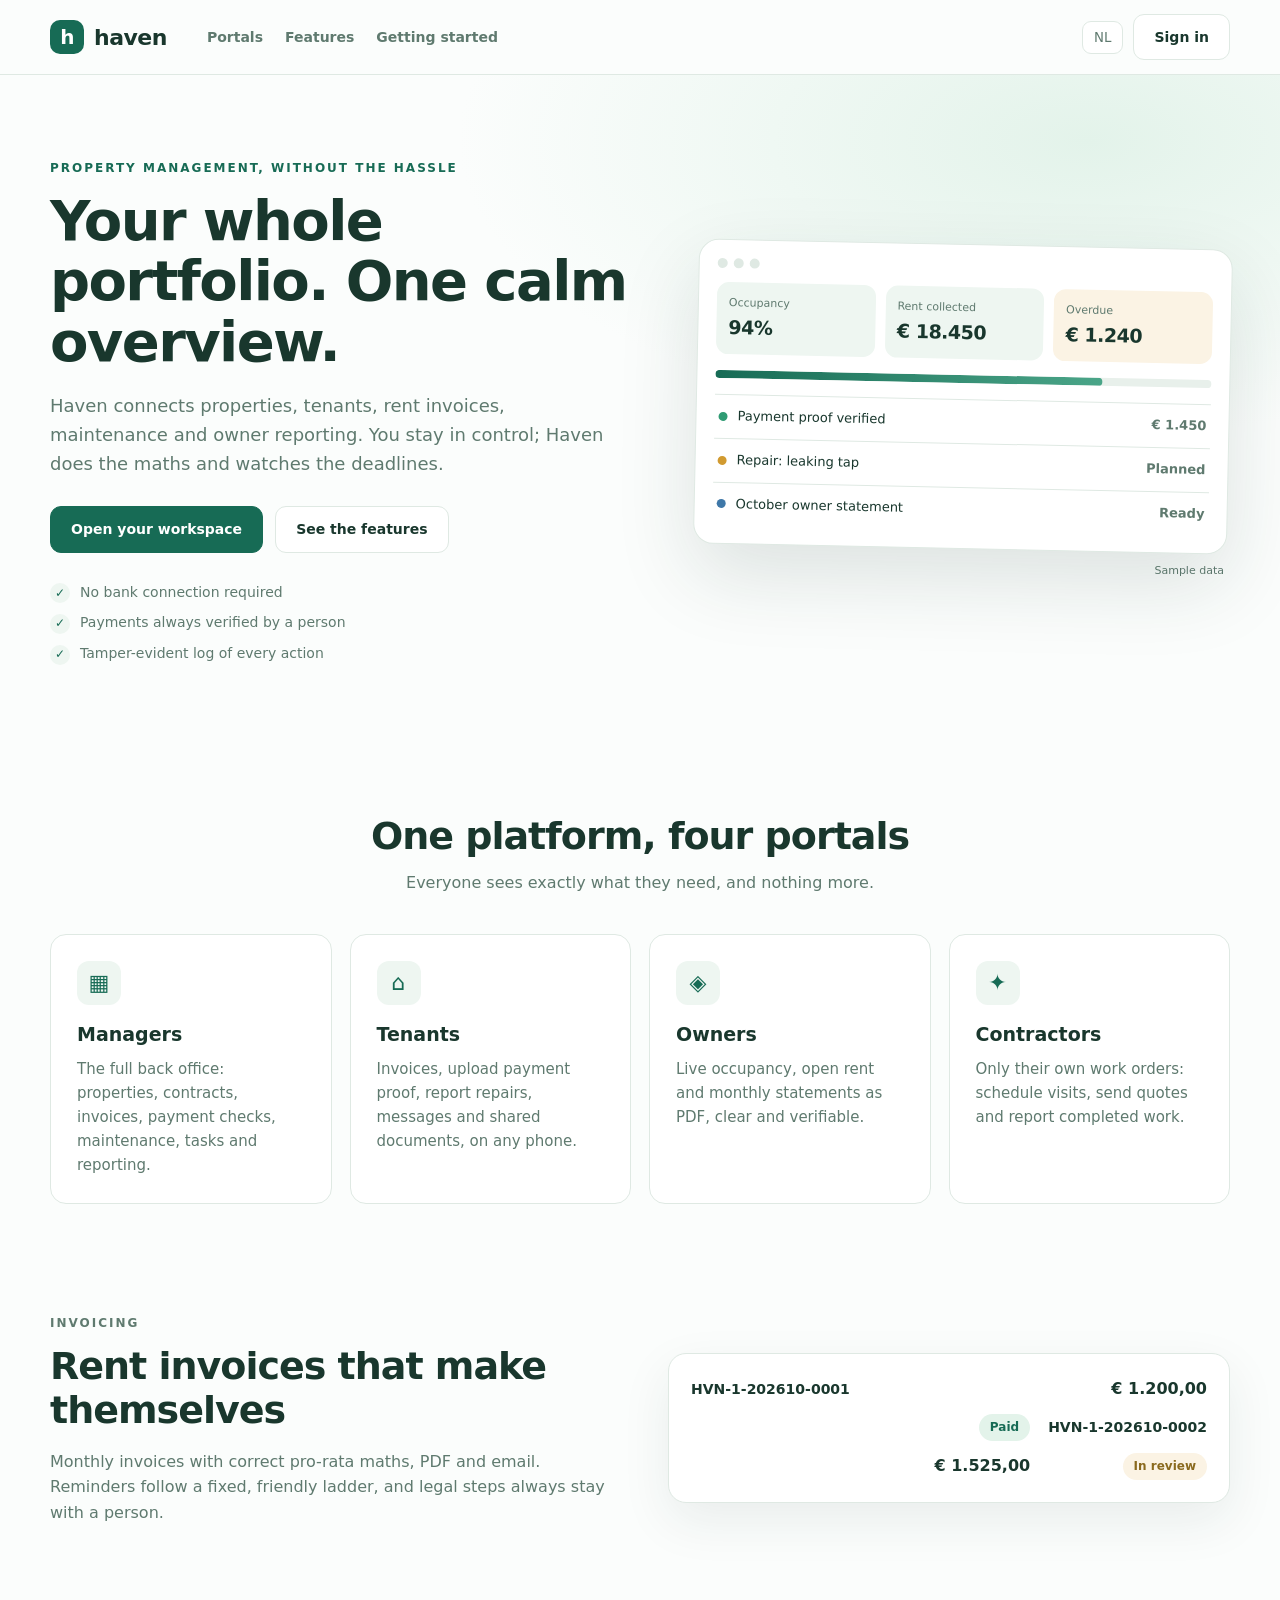
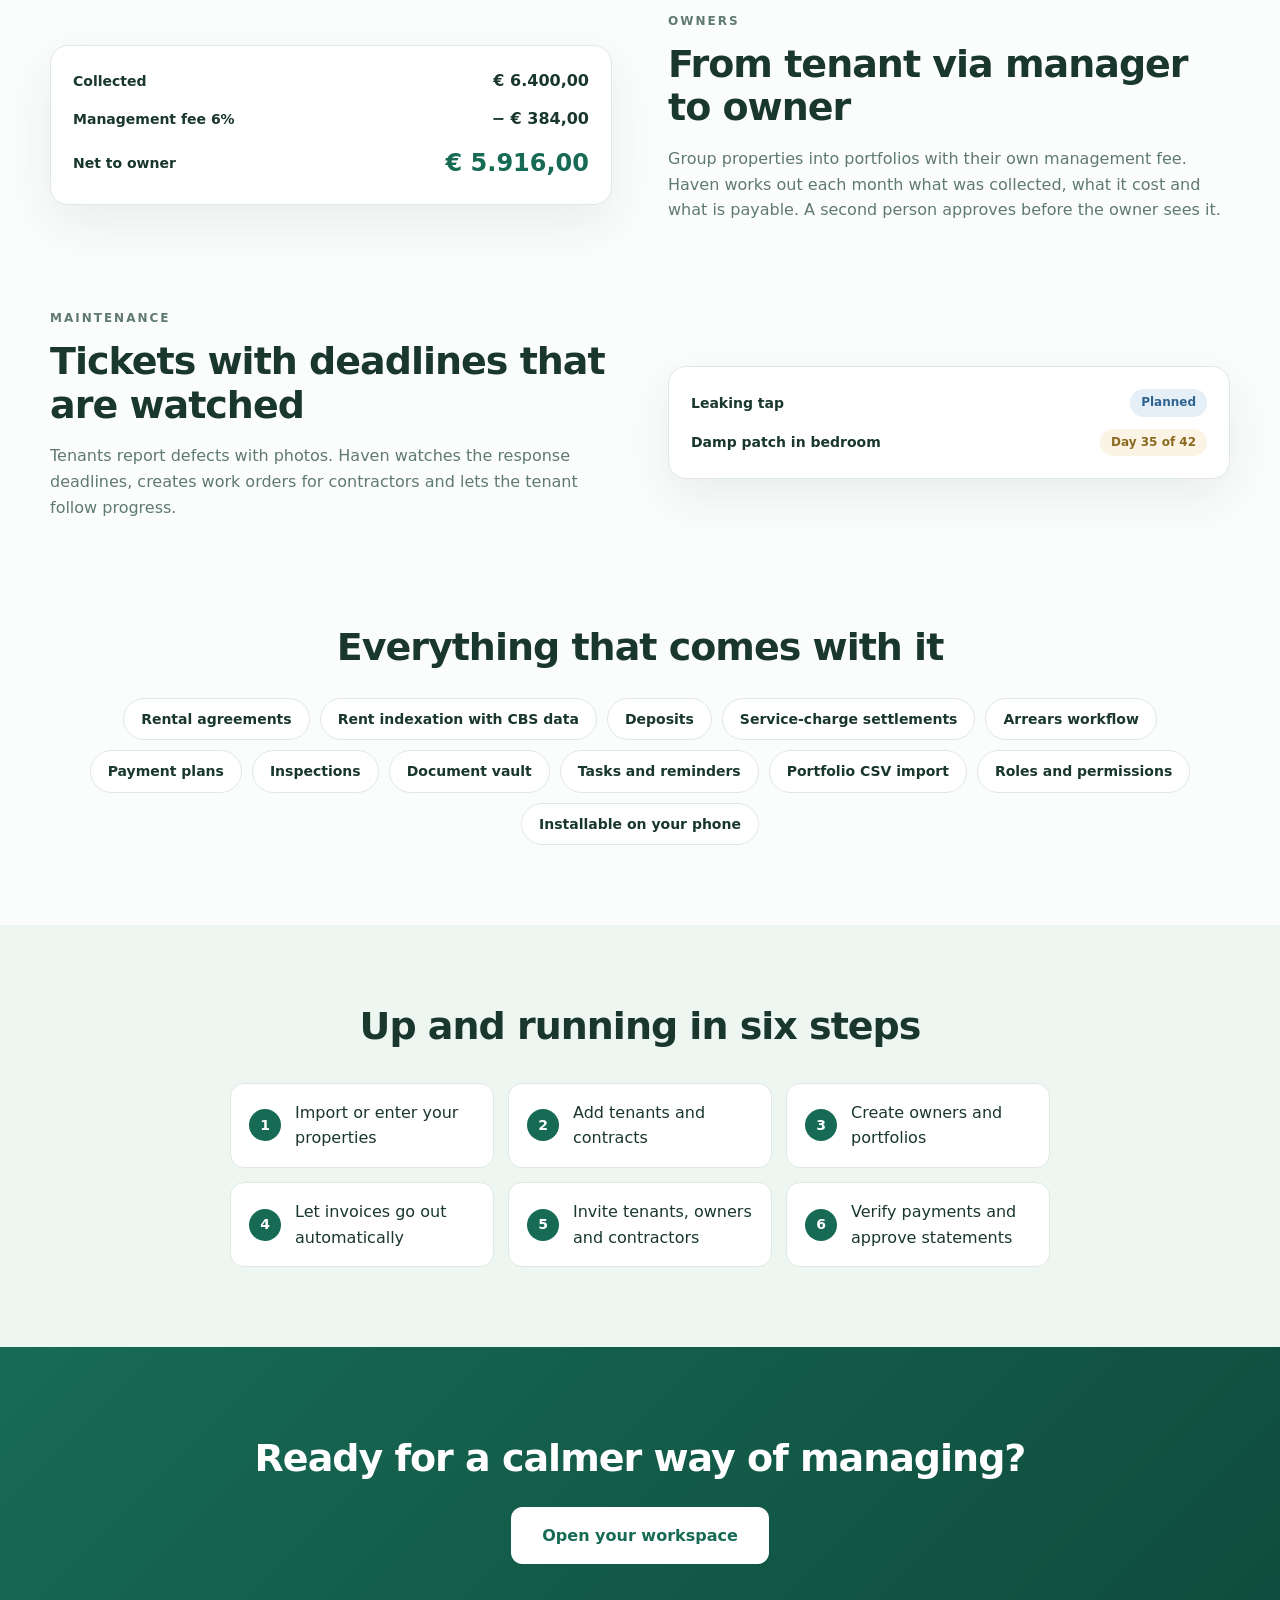
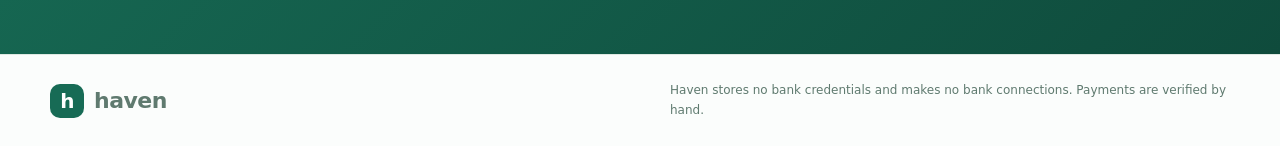
<file: static/landing.html>
<!doctype html>
<html lang="nl">
<head>
  <meta charset="utf-8">
  <meta name="viewport" content="width=device-width, initial-scale=1">
  <meta name="theme-color" content="#176b55">
  <meta name="description" content="Haven: vastgoedbeheer voor verhuurders en beheerders. Panden, huurders, facturen, onderhoud en eigenaarsrapportages in één systeem.">
  <title>Haven · Vastgoedbeheer</title>
  <link rel="icon" href="/static/favicon.svg" type="image/svg+xml">
  <link rel="apple-touch-icon" href="/static/icon-192.png">
  <link rel="manifest" href="/static/manifest.webmanifest">
  <link rel="stylesheet" href="/static/landing.css">
  <script src="/static/landing.js" defer></script>
  <script src="/static/pwa.js" defer></script>
</head>
<body>
<header class="nav">
  <a class="logo" href="/welcome"><span class="mark">h</span>haven</a>
  <nav aria-label="Primary">
    <a href="#portals" data-nl="Portalen" data-en="Portals">Portalen</a>
    <a href="#features" data-nl="Functies" data-en="Features">Functies</a>
    <a href="#steps" data-nl="Aan de slag" data-en="Getting started">Aan de slag</a>
  </nav>
  <div class="nav-actions">
    <button class="lang" type="button" id="lang" aria-label="Switch language">EN</button>
    <a class="btn ghost" href="/" data-nl="Inloggen" data-en="Sign in">Inloggen</a>
  </div>
</header>

<main>
  <section class="hero">
    <div class="hero-copy">
      <p class="eyebrow" data-nl="Vastgoedbeheer, zonder gedoe" data-en="Property management, without the hassle">Vastgoedbeheer, zonder gedoe</p>
      <h1 data-nl="Je hele portefeuille. Eén rustig overzicht." data-en="Your whole portfolio. One calm overview.">Je hele portefeuille. Eén rustig overzicht.</h1>
      <p class="lead" data-nl="Haven verbindt panden, huurders, huurfacturen, onderhoud en eigenaarsrapportages. Jij houdt de controle; Haven doet het rekenwerk en bewaakt de deadlines." data-en="Haven connects properties, tenants, rent invoices, maintenance and owner reporting. You stay in control; Haven does the maths and watches the deadlines.">Haven verbindt panden, huurders, huurfacturen, onderhoud en eigenaarsrapportages. Jij houdt de controle; Haven doet het rekenwerk en bewaakt de deadlines.</p>
      <div class="cta">
        <a class="btn primary" href="/" data-nl="Open je werkruimte" data-en="Open your workspace">Open je werkruimte</a>
        <a class="btn ghost" href="#features" data-nl="Bekijk de functies" data-en="See the features">Bekijk de functies</a>
      </div>
      <ul class="trust">
        <li data-nl="Geen koppeling met je bank nodig" data-en="No bank connection required">Geen koppeling met je bank nodig</li>
        <li data-nl="Betalingen altijd door een mens gecontroleerd" data-en="Payments always verified by a person">Betalingen altijd door een mens gecontroleerd</li>
        <li data-nl="Onwijzigbaar logboek van elke actie" data-en="Tamper-evident log of every action">Onwijzigbaar logboek van elke actie</li>
      </ul>
    </div>
    <div class="hero-card" aria-hidden="true">
      <div class="mock">
        <div class="mock-top"><span></span><span></span><span></span></div>
        <div class="mock-grid">
          <div class="mock-stat"><small data-nl="Bezetting" data-en="Occupancy">Bezetting</small><strong>94%</strong></div>
          <div class="mock-stat"><small data-nl="Huur geïnd" data-en="Rent collected">Huur geïnd</small><strong>€ 18.450</strong></div>
          <div class="mock-stat warn"><small data-nl="Openstaand" data-en="Overdue">Openstaand</small><strong>€ 1.240</strong></div>
        </div>
        <div class="mock-bar"><span></span></div>
        <div class="mock-row"><i class="dot g"></i><span data-nl="Betaalbewijs gecontroleerd" data-en="Payment proof verified">Betaalbewijs gecontroleerd</span><em>€ 1.450</em></div>
        <div class="mock-row"><i class="dot a"></i><span data-nl="Reparatie: lekkende kraan" data-en="Repair: leaking tap">Reparatie: lekkende kraan</span><em data-nl="Gepland" data-en="Planned">Gepland</em></div>
        <div class="mock-row"><i class="dot b"></i><span data-nl="Eigenaarsrapport oktober" data-en="October owner statement">Eigenaarsrapport oktober</span><em data-nl="Klaar" data-en="Ready">Klaar</em></div>
      </div>
      <p class="mock-note" data-nl="Voorbeeldgegevens" data-en="Sample data">Voorbeeldgegevens</p>
    </div>
  </section>

  <section id="portals" class="band">
    <h2 data-nl="Eén platform, vier portalen" data-en="One platform, four portals">Eén platform, vier portalen</h2>
    <p class="sub" data-nl="Iedereen ziet precies wat hij nodig heeft, en niets meer." data-en="Everyone sees exactly what they need, and nothing more.">Iedereen ziet precies wat hij nodig heeft, en niets meer.</p>
    <div class="cards">
      <article class="card"><span class="ico">▦</span><h3 data-nl="Beheerders" data-en="Managers">Beheerders</h3><p data-nl="De volledige back-office: panden, contracten, facturen, betalingscontrole, onderhoud, taken en rapportages." data-en="The full back office: properties, contracts, invoices, payment checks, maintenance, tasks and reporting.">De volledige back-office: panden, contracten, facturen, betalingscontrole, onderhoud, taken en rapportages.</p></article>
      <article class="card"><span class="ico">⌂</span><h3 data-nl="Huurders" data-en="Tenants">Huurders</h3><p data-nl="Facturen, betaalbewijs uploaden, reparaties melden, berichten en gedeelde documenten, ook op de telefoon." data-en="Invoices, upload payment proof, report repairs, messages and shared documents, on any phone.">Facturen, betaalbewijs uploaden, reparaties melden, berichten en gedeelde documenten, ook op de telefoon.</p></article>
      <article class="card"><span class="ico">◈</span><h3 data-nl="Eigenaren" data-en="Owners">Eigenaren</h3><p data-nl="Realtime bezetting, openstaande huur en maandelijkse afrekeningen als pdf, helder en controleerbaar." data-en="Live occupancy, open rent and monthly statements as PDF, clear and verifiable.">Realtime bezetting, openstaande huur en maandelijkse afrekeningen als pdf, helder en controleerbaar.</p></article>
      <article class="card"><span class="ico">✦</span><h3 data-nl="Aannemers" data-en="Contractors">Aannemers</h3><p data-nl="Alleen de eigen werkopdrachten: afspraken plannen, offertes sturen en opgeleverd werk melden." data-en="Only their own work orders: schedule visits, send quotes and report completed work.">Alleen de eigen werkopdrachten: afspraken plannen, offertes sturen en opgeleverd werk melden.</p></article>
    </div>
  </section>

  <section id="features" class="features">
    <div class="feature">
      <div><p class="eyebrow" data-nl="Facturatie" data-en="Invoicing">Facturatie</p><h2 data-nl="Huurfacturen die zichzelf maken" data-en="Rent invoices that make themselves">Huurfacturen die zichzelf maken</h2>
      <p data-nl="Maandelijkse facturen met correcte pro-rata berekening, pdf en e-mail. Herinneringen volgen een vaste, vriendelijke trap, en juridische stappen blijven altijd in handen van een mens." data-en="Monthly invoices with correct pro-rata maths, PDF and email. Reminders follow a fixed, friendly ladder, and legal steps always stay with a person.">Maandelijkse facturen met correcte pro-rata berekening, pdf en e-mail. Herinneringen volgen een vaste, vriendelijke trap, en juridische stappen blijven altijd in handen van een mens.</p></div>
      <div class="panel-art"><b>HVN-1-202610-0001</b><span>€ 1.200,00</span><i class="pill g" data-nl="Betaald" data-en="Paid">Betaald</i><b>HVN-1-202610-0002</b><span>€ 1.525,00</span><i class="pill a" data-nl="In controle" data-en="In review">In controle</i></div>
    </div>
    <div class="feature rev">
      <div><p class="eyebrow" data-nl="Eigenaren" data-en="Owners">Eigenaren</p><h2 data-nl="Van huurder via beheerder naar eigenaar" data-en="From tenant via manager to owner">Van huurder via beheerder naar eigenaar</h2>
      <p data-nl="Groepeer panden in portefeuilles met een eigen beheervergoeding. Haven rekent elke maand uit wat er is geïnd, wat de kosten zijn en wat er uit te keren is. Een tweede persoon keurt goed voordat de eigenaar het ziet." data-en="Group properties into portfolios with their own management fee. Haven works out each month what was collected, what it cost and what is payable. A second person approves before the owner sees it.">Groepeer panden in portefeuilles met een eigen beheervergoeding. Haven rekent elke maand uit wat er is geïnd, wat de kosten zijn en wat er uit te keren is. Een tweede persoon keurt goed voordat de eigenaar het ziet.</p></div>
      <div class="panel-art"><b data-nl="Geïnd" data-en="Collected">Geïnd</b><span>€ 6.400,00</span><b data-nl="Beheervergoeding 6%" data-en="Management fee 6%">Beheervergoeding 6%</b><span>− € 384,00</span><b data-nl="Netto voor eigenaar" data-en="Net to owner">Netto voor eigenaar</b><span class="big">€ 5.916,00</span></div>
    </div>
    <div class="feature">
      <div><p class="eyebrow" data-nl="Onderhoud" data-en="Maintenance">Onderhoud</p><h2 data-nl="Meldingen met deadlines die bewaakt worden" data-en="Tickets with deadlines that are watched">Meldingen met deadlines die bewaakt worden</h2>
      <p data-nl="Huurders melden gebreken met foto's. Haven bewaakt de reactietermijnen, maakt werkopdrachten voor aannemers en laat de huurder meekijken in de voortgang." data-en="Tenants report defects with photos. Haven watches the response deadlines, creates work orders for contractors and lets the tenant follow progress.">Huurders melden gebreken met foto's. Haven bewaakt de reactietermijnen, maakt werkopdrachten voor aannemers en laat de huurder meekijken in de voortgang.</p></div>
      <div class="panel-art"><b data-nl="Lekkende kraan" data-en="Leaking tap">Lekkende kraan</b><i class="pill b" data-nl="Gepland" data-en="Planned">Gepland</i><b data-nl="Vochtplek slaapkamer" data-en="Damp patch in bedroom">Vochtplek slaapkamer</b><i class="pill a" data-nl="Dag 35 van 42" data-en="Day 35 of 42">Dag 35 van 42</i></div>
    </div>
  </section>

  <section class="grid-band">
    <h2 data-nl="Alles wat erbij hoort" data-en="Everything that comes with it">Alles wat erbij hoort</h2>
    <ul class="chips">
      <li data-nl="Huurcontracten" data-en="Rental agreements">Huurcontracten</li><li data-nl="Huurindexatie met CBS-cijfers" data-en="Rent indexation with CBS data">Huurindexatie met CBS-cijfers</li><li data-nl="Waarborgsommen" data-en="Deposits">Waarborgsommen</li>
      <li data-nl="Servicekosten-afrekening" data-en="Service-charge settlements">Servicekosten-afrekening</li><li data-nl="Achterstand-workflow" data-en="Arrears workflow">Achterstand-workflow</li><li data-nl="Betalingsregelingen" data-en="Payment plans">Betalingsregelingen</li>
      <li data-nl="Inspecties" data-en="Inspections">Inspecties</li><li data-nl="Documentenkluis" data-en="Document vault">Documentenkluis</li><li data-nl="Taken en herinneringen" data-en="Tasks and reminders">Taken en herinneringen</li>
      <li data-nl="CSV-import van je portefeuille" data-en="Portfolio CSV import">CSV-import van je portefeuille</li><li data-nl="Rollen en rechten" data-en="Roles and permissions">Rollen en rechten</li><li data-nl="Installeerbaar op je telefoon" data-en="Installable on your phone">Installeerbaar op je telefoon</li>
    </ul>
  </section>

  <section id="steps" class="band alt">
    <h2 data-nl="In zes stappen op orde" data-en="Up and running in six steps">In zes stappen op orde</h2>
    <ol class="steps">
      <li><b>1</b><span data-nl="Importeer of voer je panden in" data-en="Import or enter your properties">Importeer of voer je panden in</span></li>
      <li><b>2</b><span data-nl="Voeg huurders en contracten toe" data-en="Add tenants and contracts">Voeg huurders en contracten toe</span></li>
      <li><b>3</b><span data-nl="Maak eigenaren en portefeuilles aan" data-en="Create owners and portfolios">Maak eigenaren en portefeuilles aan</span></li>
      <li><b>4</b><span data-nl="Laat facturen automatisch uitgaan" data-en="Let invoices go out automatically">Laat facturen automatisch uitgaan</span></li>
      <li><b>5</b><span data-nl="Nodig huurders, eigenaren en aannemers uit" data-en="Invite tenants, owners and contractors">Nodig huurders, eigenaren en aannemers uit</span></li>
      <li><b>6</b><span data-nl="Controleer betalingen en keur afrekeningen goed" data-en="Verify payments and approve statements">Controleer betalingen en keur afrekeningen goed</span></li>
    </ol>
  </section>

  <section class="final">
    <h2 data-nl="Klaar voor meer rust in je beheer?" data-en="Ready for a calmer way of managing?">Klaar voor meer rust in je beheer?</h2>
    <a class="btn primary big" href="/" data-nl="Open je werkruimte" data-en="Open your workspace">Open je werkruimte</a>
  </section>
</main>

<footer class="foot">
  <span class="logo"><span class="mark">h</span>haven</span>
  <small data-nl="Haven slaat geen bankgegevens op en maakt geen bankkoppelingen. Betalingen worden handmatig gecontroleerd." data-en="Haven stores no bank credentials and makes no bank connections. Payments are verified by hand.">Haven slaat geen bankgegevens op en maakt geen bankkoppelingen. Betalingen worden handmatig gecontroleerd.</small>
</footer>
</body>
</html>
</file>
<file: static/landing.css>
:root{--ink:#19372d;--muted:#5f7a6f;--line:#dfe9e3;--green:#176b55;--green2:#4aa588;--soft:#eef6f1;--bg:#fbfdfc;font-family:Inter,ui-sans-serif,system-ui,-apple-system,"Segoe UI",sans-serif}
*{box-sizing:border-box}
html{scroll-behavior:smooth}
body{margin:0;background:var(--bg);color:var(--ink);font-size:16px;line-height:1.6}
a{color:inherit}
.nav{position:sticky;top:0;z-index:30;display:flex;align-items:center;gap:28px;padding:14px max(20px,calc((100vw - 1180px)/2));background:#fbfdfcee;backdrop-filter:blur(12px);border-bottom:1px solid var(--line)}
.logo{display:inline-flex;align-items:center;gap:10px;font-weight:800;font-size:22px;letter-spacing:-.5px;text-decoration:none}
.mark{display:grid;place-items:center;width:34px;height:34px;border-radius:10px;background:var(--green);color:#fff;font-size:20px}
.nav nav{display:flex;gap:22px;margin-left:12px;flex:1}
.nav nav a{text-decoration:none;font-size:14px;color:var(--muted);font-weight:600;transition:color .15s}
.nav nav a:hover{color:var(--green)}
.nav-actions{display:flex;align-items:center;gap:10px}
.lang{border:1px solid var(--line);background:#fff;border-radius:9px;padding:8px 11px;font:700 12px inherit;font-family:inherit;color:var(--muted);cursor:pointer}
.lang:hover{border-color:var(--green2);color:var(--green)}
.btn{display:inline-flex;align-items:center;justify-content:center;padding:11px 20px;border-radius:11px;font-weight:700;font-size:14px;text-decoration:none;border:1px solid var(--line);background:#fff;transition:transform .16s,box-shadow .16s,background .16s}
.btn:hover{transform:translateY(-2px);box-shadow:0 10px 24px #19372d1c}
.btn.primary{background:var(--green);border-color:var(--green);color:#fff}
.btn.primary:hover{background:#115b47}
.btn.big{padding:15px 30px;font-size:16px}
.btn:focus-visible,.lang:focus-visible,a:focus-visible{outline:3px solid #9cd0b8;outline-offset:2px}
main{overflow:hidden}
.hero{display:grid;grid-template-columns:1.05fr .95fr;gap:56px;align-items:center;padding:84px max(20px,calc((100vw - 1180px)/2)) 70px;background:radial-gradient(900px 420px at 85% 10%,#e3f3ea 0%,transparent 70%)}
.eyebrow{margin:0 0 12px;font-size:12px;letter-spacing:2px;text-transform:uppercase;font-weight:800;color:var(--green)}
h1{margin:0 0 20px;font-size:clamp(34px,5vw,56px);line-height:1.08;letter-spacing:-1.6px}
h2{margin:0 0 12px;font-size:clamp(26px,3.4vw,38px);line-height:1.15;letter-spacing:-1px}
.lead{font-size:18px;color:var(--muted);max-width:560px}
.cta{display:flex;flex-wrap:wrap;gap:12px;margin:28px 0}
.trust{list-style:none;padding:0;margin:0;display:grid;gap:8px;color:var(--muted);font-size:14px}
.trust li::before{content:"✓";display:inline-grid;place-items:center;width:20px;height:20px;margin-right:10px;border-radius:50%;background:var(--soft);color:var(--green);font-size:12px;font-weight:800}
.hero-card{position:relative}
.mock{background:#fff;border:1px solid var(--line);border-radius:20px;padding:18px;box-shadow:0 30px 80px #19372d22;transform:rotate(1.2deg);transition:transform .4s}
.hero-card:hover .mock{transform:rotate(0)}
.mock-top{display:flex;gap:6px;margin-bottom:14px}
.mock-top span{width:10px;height:10px;border-radius:50%;background:#dfe9e3}
.mock-grid{display:grid;grid-template-columns:repeat(3,1fr);gap:10px}
.mock-stat{background:var(--soft);border-radius:12px;padding:12px}
.mock-stat small{display:block;color:var(--muted);font-size:11px}
.mock-stat strong{font-size:19px;letter-spacing:-.5px}
.mock-stat.warn{background:#fbf3e4}
.mock-bar{height:8px;background:#e8f0eb;border-radius:99px;margin:16px 0;overflow:hidden}
.mock-bar span{display:block;width:78%;height:100%;background:linear-gradient(90deg,var(--green),var(--green2));border-radius:99px;animation:grow 1.6s .3s cubic-bezier(.2,.7,.2,1) both}
@keyframes grow{from{width:0}}
.mock-row{display:flex;align-items:center;gap:10px;padding:11px 4px;border-top:1px solid var(--line);font-size:13px}
.mock-row span{flex:1}
.mock-row em{font-style:normal;font-weight:700;color:var(--muted)}
.dot{width:9px;height:9px;border-radius:50%}.dot.g{background:#2f9b73}.dot.a{background:#d19a30}.dot.b{background:#3f78a8}
.mock-note{margin:12px 6px 0;text-align:right;font-size:11px;color:var(--muted)}
.band{padding:80px max(20px,calc((100vw - 1180px)/2));text-align:center}
.band.alt{background:var(--soft)}
.sub{color:var(--muted);margin:0 auto 38px;max-width:560px}
.cards{display:grid;grid-template-columns:repeat(auto-fit,minmax(240px,1fr));gap:18px;text-align:left}
.card{background:#fff;border:1px solid var(--line);border-radius:16px;padding:26px;transition:transform .2s,box-shadow .2s}
.card:hover{transform:translateY(-4px);box-shadow:0 18px 40px #19372d18}
.card h3{margin:14px 0 8px;font-size:19px}
.card p{margin:0;color:var(--muted);font-size:15px}
.ico{display:grid;place-items:center;width:44px;height:44px;border-radius:12px;background:var(--soft);color:var(--green);font-size:22px}
.features{padding:30px max(20px,calc((100vw - 1180px)/2)) 40px;display:grid;gap:70px}
.feature{display:grid;grid-template-columns:1fr 1fr;gap:56px;align-items:center}
.feature.rev>div:first-child{order:2}
.feature p{color:var(--muted)}
.panel-art{background:#fff;border:1px solid var(--line);border-radius:18px;padding:22px;display:grid;grid-template-columns:1fr auto;gap:12px 18px;align-items:center;box-shadow:0 18px 50px #19372d14}
.panel-art b{font-size:14px}.panel-art span{font-weight:700;text-align:right}.panel-art .big{font-size:24px;color:var(--green)}
.pill{font-style:normal;justify-self:end;font-size:12px;font-weight:700;padding:4px 11px;border-radius:99px}
.pill.g{background:#e3f3ea;color:#176b55}.pill.a{background:#fbf3e4;color:#8a6a1f}.pill.b{background:#e5eff7;color:#2f6490}
.grid-band{padding:50px max(20px,calc((100vw - 1180px)/2)) 80px;text-align:center}
.chips{list-style:none;padding:0;margin:28px 0 0;display:flex;flex-wrap:wrap;gap:10px;justify-content:center}
.chips li{background:#fff;border:1px solid var(--line);border-radius:99px;padding:9px 17px;font-size:14px;font-weight:600;color:var(--ink)}
.steps{list-style:none;padding:0;margin:34px auto 0;max-width:820px;display:grid;grid-template-columns:repeat(auto-fit,minmax(240px,1fr));gap:14px;text-align:left}
.steps li{display:flex;gap:14px;align-items:center;background:#fff;border:1px solid var(--line);border-radius:14px;padding:16px 18px}
.steps b{flex:none;display:grid;place-items:center;width:32px;height:32px;border-radius:50%;background:var(--green);color:#fff;font-size:14px}
.final{padding:90px 20px;text-align:center;background:linear-gradient(135deg,#176b55,#0f4b3c);color:#fff}
.final h2{color:#fff;margin-bottom:26px}
.final .btn.primary{background:#fff;color:var(--green);border-color:#fff}
.foot{display:flex;flex-wrap:wrap;gap:12px 30px;align-items:center;justify-content:space-between;padding:26px max(20px,calc((100vw - 1180px)/2));border-top:1px solid var(--line);color:var(--muted)}
.foot small{max-width:560px;font-size:12px}
.reveal{opacity:0;transform:translateY(18px);transition:opacity .6s ease,transform .6s cubic-bezier(.2,.7,.2,1)}
.reveal.in{opacity:1;transform:none}
@media(max-width:900px){.hero,.feature{grid-template-columns:1fr;gap:34px}.feature.rev>div:first-child{order:0}.hero{padding-top:50px}.nav nav{display:none}.nav{gap:12px}.nav-actions{margin-left:auto}.mock{transform:none}}
@media(prefers-reduced-motion:reduce){html{scroll-behavior:auto}.reveal{opacity:1;transform:none;transition:none}.mock-bar span{animation:none}}
</file>
